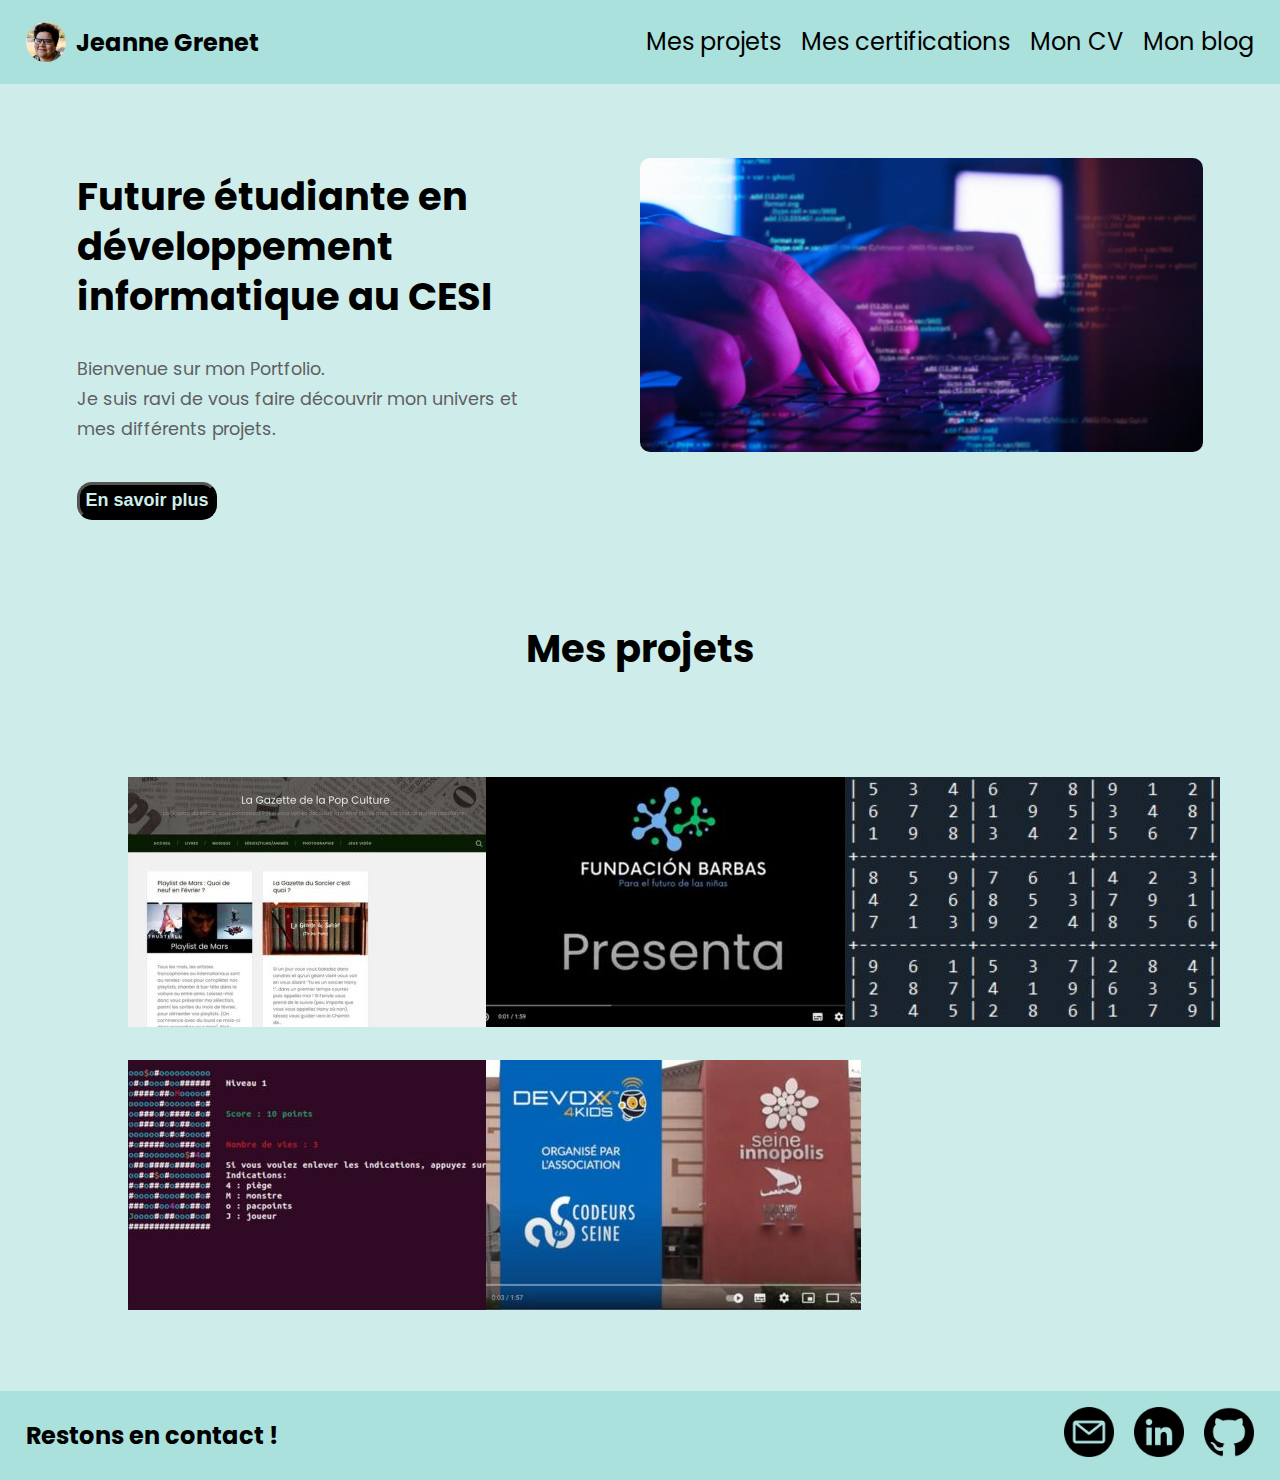
<file: index.html>
<!DOCTYPE html>
<html lang="fr">
    <head>
        <meta charset="utf-8"/>
        <title>Portfolio Jeanne Grenet</title>
        <link href="acceuil_portfolio_style.css" rel="stylesheet"/>
    </head>
    <body>
        <nav>
            <div class="profile">
                <img src="Images/profile_photo.jpg" alt="Ma photo de profile"/>
                <h1>Jeanne Grenet</h1>
            </div>
            <ul>
                <a href="#galery">
                    <li>Mes projets</li>
                </a>
                <a href="certifications.html">
                    <li>Mes certifications</li>
                </a>
                <a href="CV_Jeanne.pdf" target="_blank">
                    <li>Mon CV</li>
                </a>
                <a href="https://lagazettedelapopculture.wordpress.com" target="_blank">
                    <li>Mon blog</li>
                </a>
            </ul>
        </nav>
        <section class="page-content">
            <header>
                <div class="Accueil">
                    <h2>Future étudiante en développement informatique au CESI</h1>
                    <p>Bienvenue sur mon Portfolio.<br/>
                        Je suis ravi de vous faire découvrir mon univers et mes différents projets.
                     </p>
                    <a href="En_savoir_plus.html">
                        <button>En savoir plus</button>
                    </a> 
                </div>
                    <img src="Images/photo_accueil.jpg" id="photo">
            </header>

        </section>

        <h2 class="MesProjets">Mes projets</h2>
        <section id="galery" class="galery">
            <div class="Projet">
                <a class="ProjetTitre" href="blog.html">Création d'un blog</a>
                <img src="Images/Screen_accueil_blog.jpg" alt="" title="Page d'accueil de mon Blog"/>
            </div>
            <div class="Projet">
                <a class="ProjetTitre" href="spot.html">Production d'un spot publicitaire</a>
                <img src="Images/Logo_spot_espagnol.png" alt="" title="Logo de l'association de la vidéo"/>
            </div>
            <div class="Projet">
                <a class="ProjetTitre" href="sudoku.html">Réalisation d'un sudoku et d'un 2048</a>
                <img src="Images/Sudoku.png" alt="" title="Élements de résolution du Sudoku"/>
            </div>
            <div class="Projet">
                <a class="ProjetTitre" href="pac-square.html">Création d'un jeu en Pascal</a>
                <img src="Images/Pac_square_accueil.png" alt="" title="Premiers niveaux du jeu"/>
            </div>
            <div class="Projet">
                <a class="ProjetTitre" href="devoxx.html">Aide à l'organisation d'un Devoxx4kids</a>
                <img src="Images/devoxx4kids-preview.webp" alt="" title="Extrait de la vidéo"/>
            </div>
         </section>

         <footer>
            <h2>Restons en contact ! </h2>
            <ul>
                <a href="mailto:jeanne.grenet@gmail.com" target="_blank">
                    <li><img src="Images/email.png" alt="" title="Logo Email"></li>
                </a>
                <a href="https://www.linkedin.com/in/jeanne-grenet/" target="_blank">
                    <li><img src="Images/linkedin.png" alt="" title="Logo linkedin"></li>
                </a>
                <a href="https://github.com/JeanneGrenet" target="_blank">
                    <li><img src="Images/github.png" alt="" title="Logo github"></li>
                </a>
                

            </ul>

         </footer>
    </body>
</html>
</file>
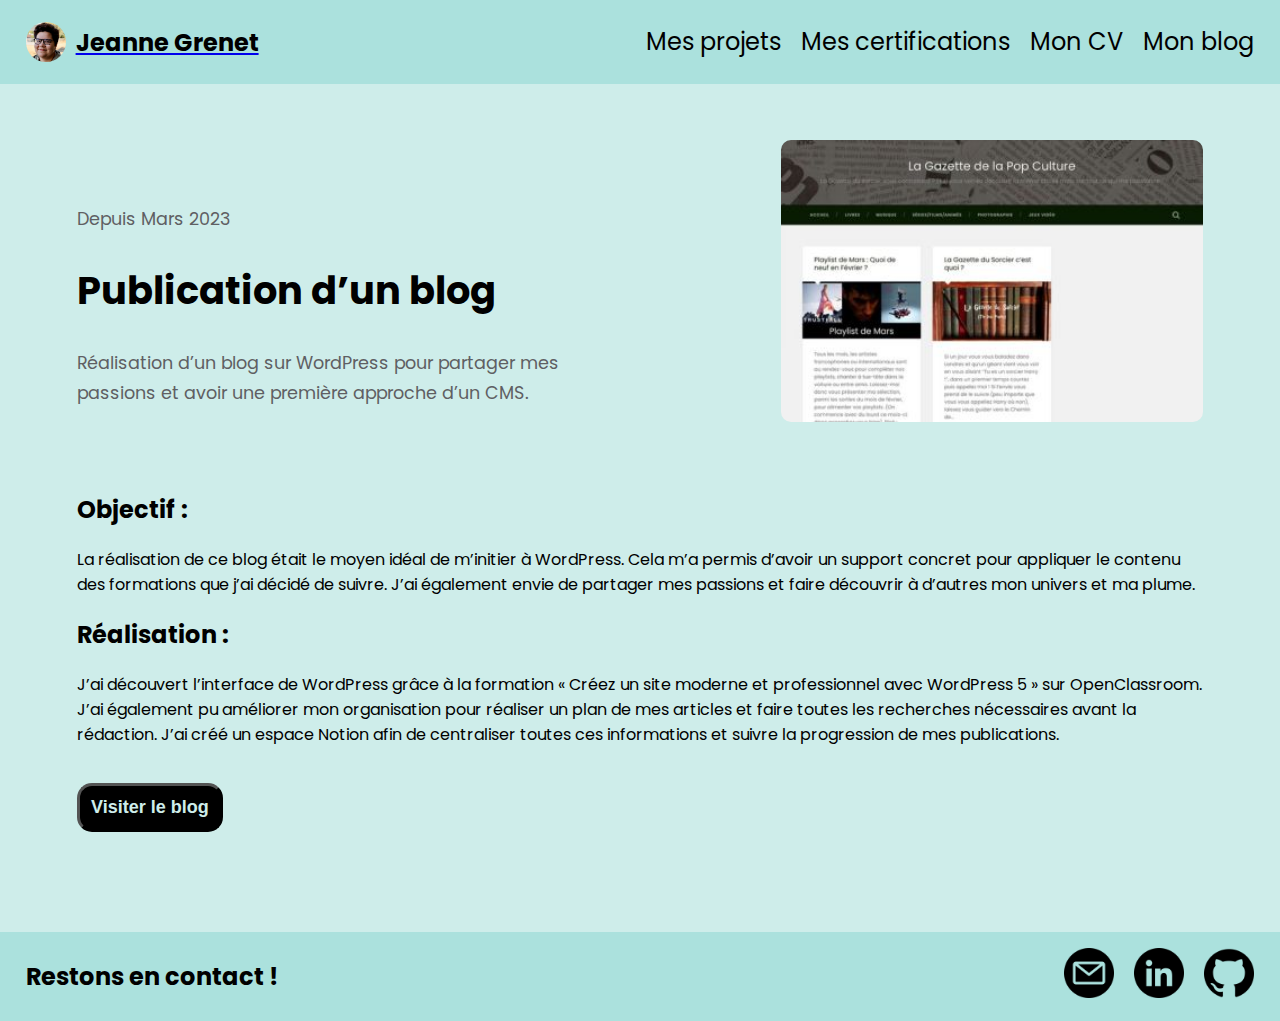
<file: blog.html>
<!DOCTYPE html>
<html lang="fr">
    <head>
        <meta charset="utf-8"/>
        <title>Réalisation d'un blog</title>
        <link href="acceuil_portfolio_style.css" rel="stylesheet"/>
    </head>
    <body>
        <nav>
            <a href="index.html" class="profile">
                <img src="Images/profile_photo.jpg" alt="Ma photo de profile"/>
                <h1>Jeanne Grenet</h1>
            </a>
            <ul>
                <a href="/index.html#galery">
                    <li>Mes projets</li>
                </a>
                <a href="certifications.html">
                    <li>Mes certifications</li>
                </a>
                <a href="CV_Jeanne.pdf" target="_blank">
                    <li>Mon CV</li>
                </a>
                <a href="https://lagazettedelapopculture.wordpress.com" target="_blank">
                    <li>Mon blog</li>
                </a>
            </ul>
        </nav>

        <section class="page-content">
            <header>
                <div class="Accueil">
                    <p>Depuis Mars 2023</p>
                    <h2>Publication d’un blog</h2>
                    <p>Réalisation d’un blog sur WordPress pour partager mes passions et avoir une première approche d’un CMS.</p>
                </div>
                <img src="Images/Screen_accueil_blog.jpg" alt="Page d'accueil du blog" id="photo"/>
            </header>
            <div class="contenu">
                <h2>Objectif :</h2>
                <p>La réalisation de ce blog était le moyen idéal de m’initier à WordPress.
                    Cela m’a permis d’avoir un support concret pour appliquer le contenu des formations que j’ai décidé de suivre. 
                    J’ai également envie de partager mes passions et faire découvrir à d’autres mon univers et ma plume.</p>
                <h2>Réalisation :</h2>
                <p>J’ai découvert l’interface de WordPress grâce à la formation « Créez un site moderne et professionnel avec WordPress 5 » sur OpenClassroom. 
                    J’ai également pu améliorer mon organisation pour réaliser un plan de mes articles et faire toutes les recherches nécessaires avant la rédaction.
                    J’ai créé un espace Notion afin de centraliser toutes ces informations et suivre la progression de mes publications.</p>
                <a href="https://lagazettedelapopculture.wordpress.com/"  target="_blank">
                    <button>Visiter le blog</button>
                </a>  
                    
            </div>
        </section>

        <footer>
            <h2>Restons en contact ! </h2>
            <ul>
                <a href="mailto:jeanne.grenet@gmail.com" target="_blank">
                    <li><img src="Images/email.png" alt="" title="Logo Email"></li>
                </a>
                <a href="https://www.linkedin.com/in/jeanne-grenet/" target="_blank">
                    <li><img src="Images/linkedin.png" alt="" title="Logo linkedin"></li>
                </a>
                <a href="https://github.com/JeanneGrenet" target="_blank">
                    <li><img src="Images/github.png" alt="" title="Logo github"></li>
                </a>

            </ul>

         </footer>
    </body>
</html>
</file>
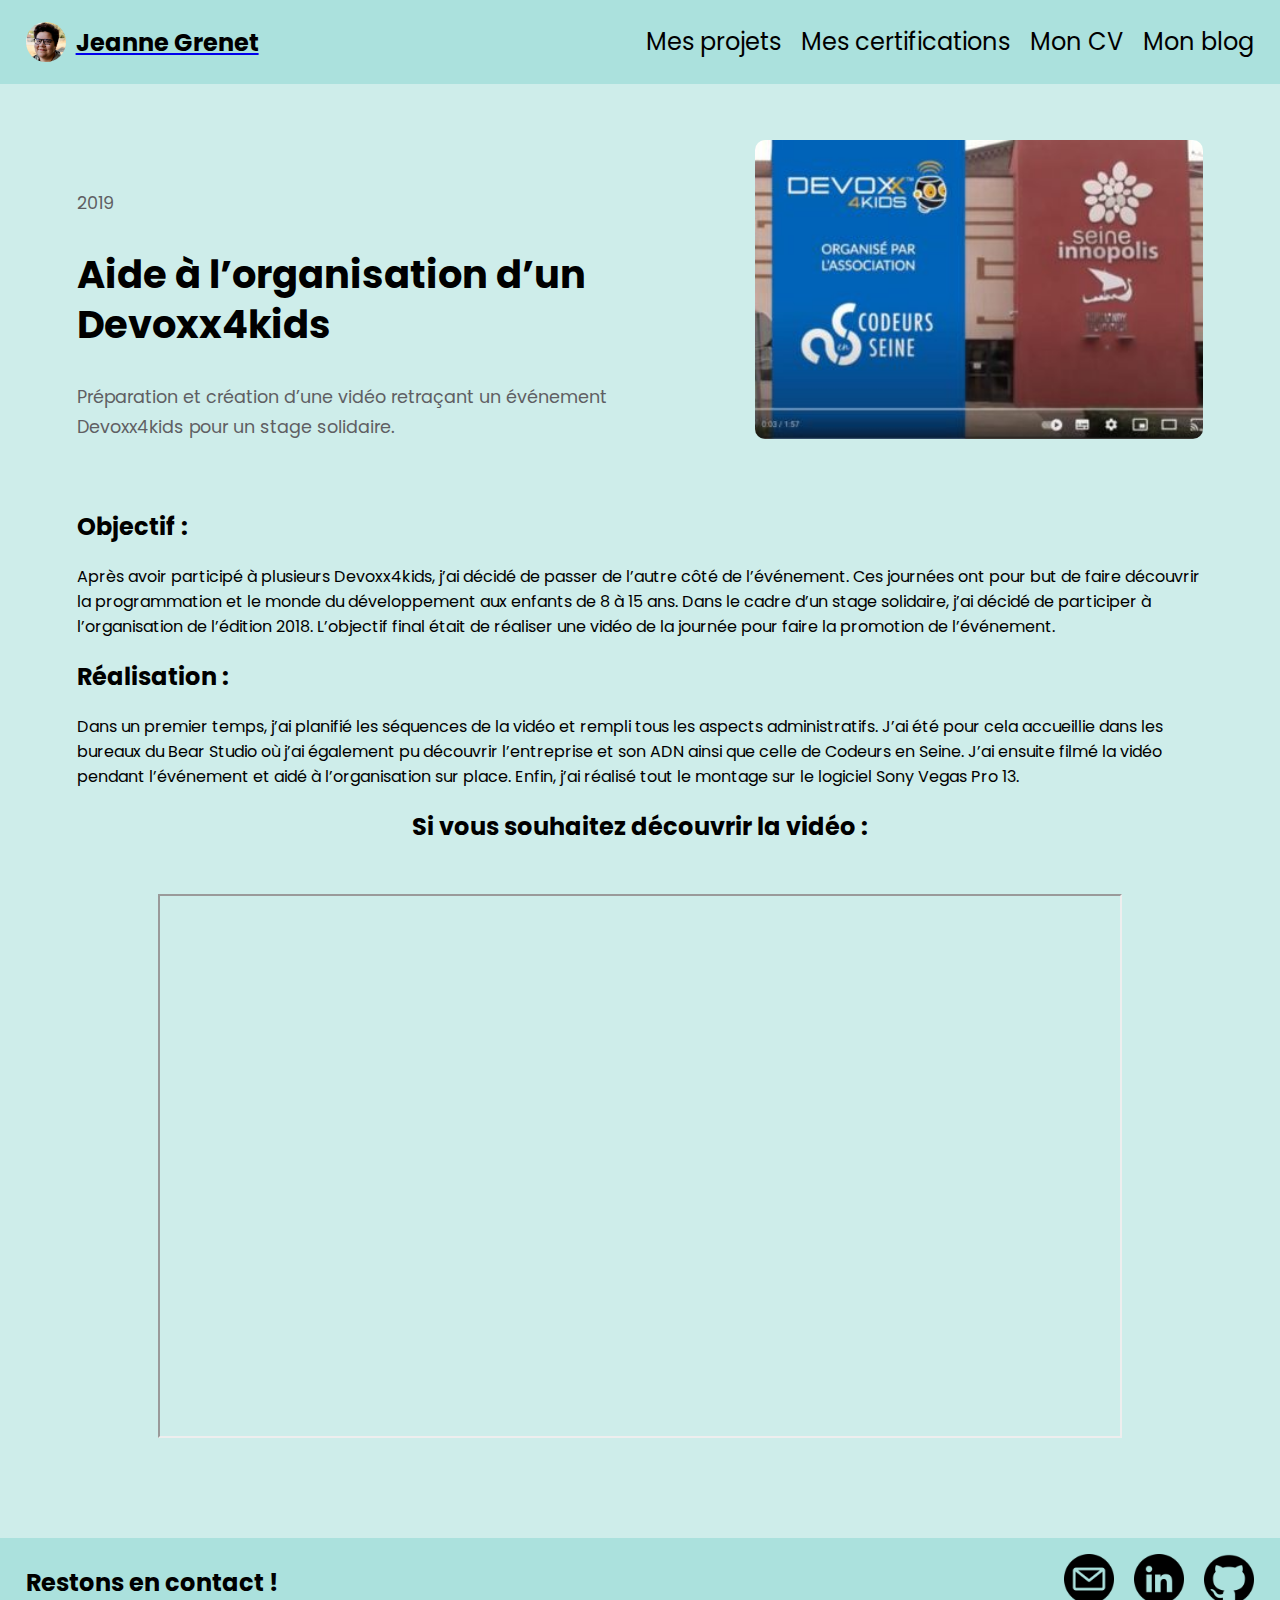
<file: devoxx.html>
<!DOCTYPE html>
<html lang="fr">
    <head>
        <meta charset="utf-8"/>
        <title>Devoxx4kids</title>
        <link href="acceuil_portfolio_style.css" rel="stylesheet"/>
    </head>
    <body>
        <nav>
            <a href="index.html" class="profile">
                <img src="Images/profile_photo.jpg" alt="Ma photo de profile"/>
                <h1>Jeanne Grenet</h1>
            </a>
            <ul>
                <a href="/index.html#galery">
                    <li>Mes projets</li>
                </a>
                <a href="certifications.html">
                    <li>Mes certifications</li>
                </a>
                <a href="CV_Jeanne.pdf" target="_blank">
                    <li>Mon CV</li>
                </a>
                <a href="https://lagazettedelapopculture.wordpress.com" target="_blank">
                    <li>Mon blog</li>
                </a>
            </ul>
        </nav>
        <section class="page-content">
            <header>
                <div class="Accueil">
                    <p>2019</p>
                    <h2>Aide à l’organisation d’un Devoxx4kids</h2>
                    <p>Préparation et création d’une vidéo retraçant un événement Devoxx4kids pour un stage solidaire.</p>
                </div>
                <img src="Images/devoxx4kids-preview.webp" alt="Extrait de la vidéo" id="photo"/>
            </header>
            <div class="contenu">
                <h2>Objectif :</h2>
                <p>Après avoir participé à plusieurs Devoxx4kids, j’ai décidé de passer de l’autre côté de l’événement. 
                    Ces journées ont pour but de faire découvrir la programmation et le monde du développement aux enfants de 8 à 15 ans. 
                    Dans le cadre d’un stage solidaire, j’ai décidé de participer à l’organisation de l’édition 2018. 
                    L’objectif final était de réaliser une vidéo de la journée pour faire la promotion de l’événement.</p>
                <h2>Réalisation :</h2>
                <p>Dans un premier temps, j’ai planifié les séquences de la vidéo et rempli tous les aspects administratifs. 
                    J’ai été pour cela accueillie dans les bureaux du Bear Studio où j’ai également pu découvrir l’entreprise et son ADN ainsi que celle de Codeurs en Seine. 
                    J’ai ensuite filmé la vidéo pendant l’événement et aidé à l’organisation sur place. Enfin, j’ai réalisé tout le montage sur le logiciel Sony Vegas Pro 13.</p>
                <h2 class="annonce_media">Si vous souhaitez découvrir la vidéo : </h2>
                <iframe src="https://youtube.com/embed/ZszuY9bmIRk" id="ytb"></iframe>
            </div>
        </section>

        <footer>
            <h2>Restons en contact ! </h2>
            <ul>
                <a href="mailto:jeanne.grenet@gmail.com" target="_blank">
                    <li><img src="Images/email.png" alt="" title="Logo Email"></li>
                </a>
                <a href="https://www.linkedin.com/in/jeanne-grenet/" target="_blank">
                    <li><img src="Images/linkedin.png" alt="" title="Logo linkedin"></li>
                </a>
                <a href="https://github.com/JeanneGrenet" target="_blank">
                    <li><img src="Images/github.png" alt="" title="Logo github"></li>
                </a>

            </ul>

         </footer>
    </body>
</html>
</file>
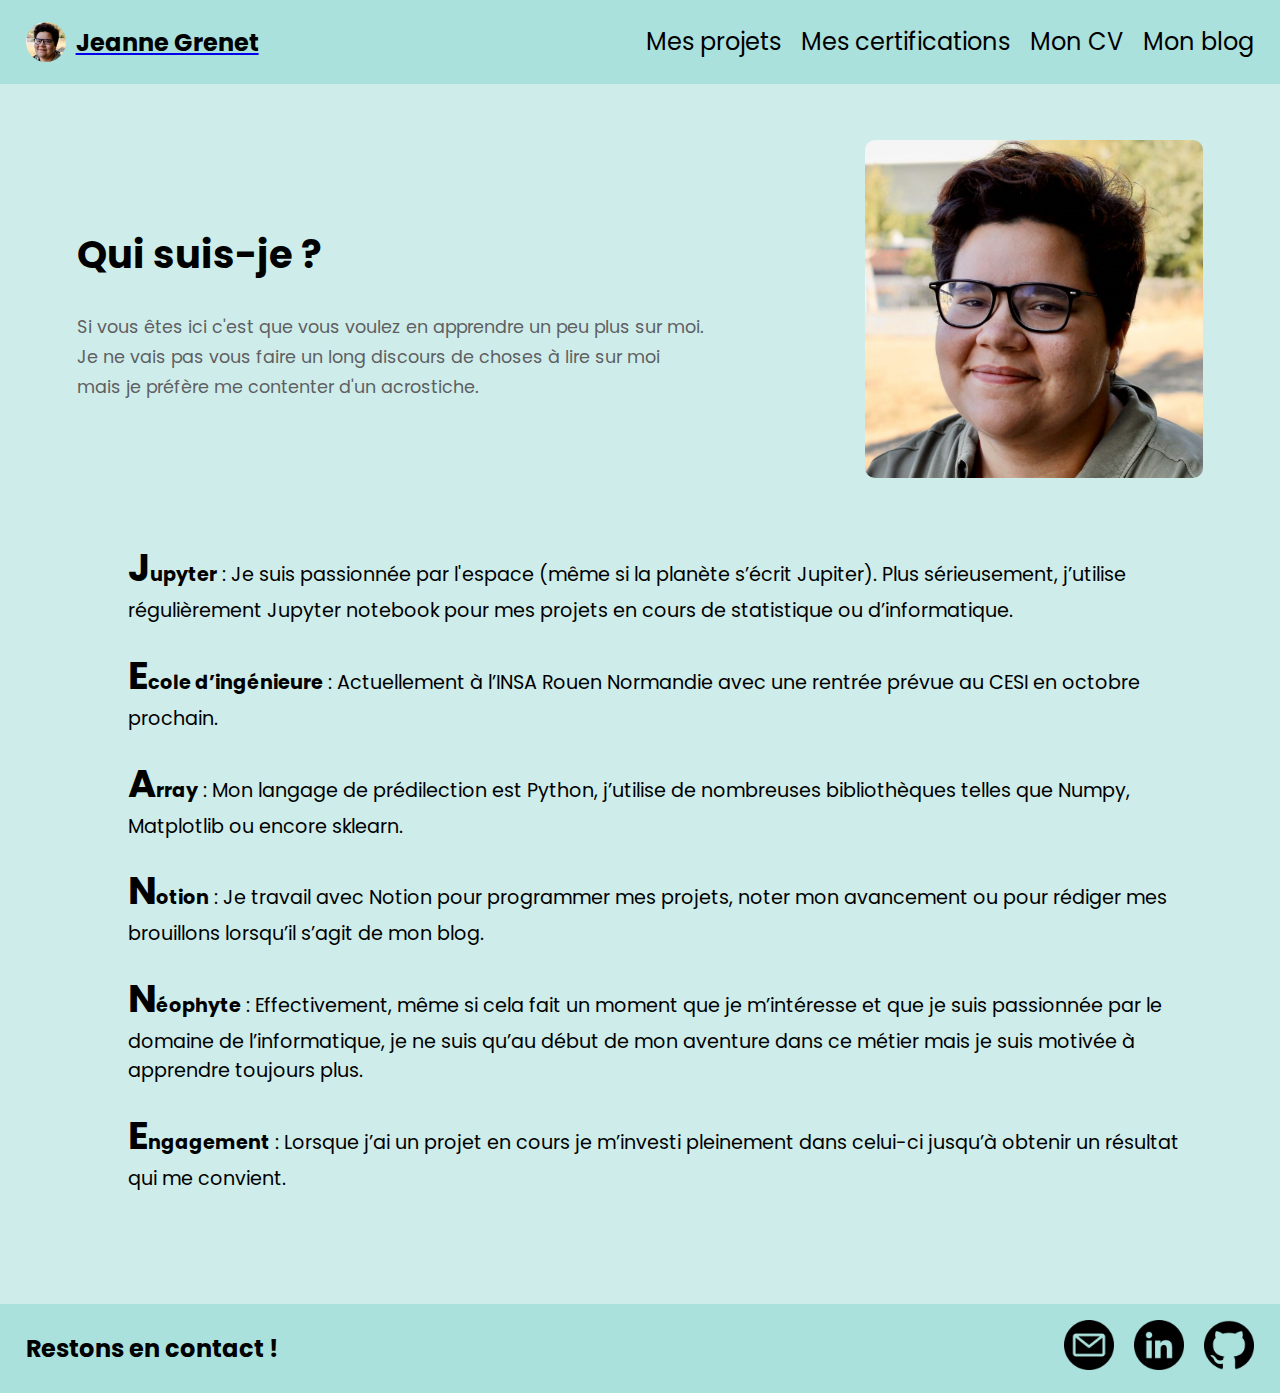
<file: En_savoir_plus.html>
<!DOCTYPE html>
<html lang="fr">
    <head>
        <meta charset="utf-8"/>
        <title>En savoir plus sur moi</title>
        <link href="acceuil_portfolio_style.css" rel="stylesheet"/>
    </head>
    <body>

        <nav>
            <a href="index.html" class="profile">
                <img src="Images/profile_photo.jpg" alt="Ma photo de profile"/>
                <h1>Jeanne Grenet</h1>
            </a>
            <ul>
                <a href="/index.html#galery">
                    <li>Mes projets</li>
                </a>
                <a href="certifications.html">
                    <li>Mes certifications</li>
                </a>
                <a href="CV_Jeanne.pdf" target="_blank">
                    <li>Mon CV</li>
                </a>
                <a href="https://lagazettedelapopculture.wordpress.com" target="_blank">
                    <li>Mon blog</li>
                </a>
            </ul>
        </nav>

        <section class="page-content">
            <header>
                <div class="Accueil">
                    <h2>Qui suis-je ?</h2>
                    <p>Si vous êtes ici c'est que vous voulez en apprendre un peu plus sur moi.
                        Je ne vais pas vous faire un long discours de choses à lire sur moi mais je préfère me contenter d'un acrostiche.</p>
                </div>
                <img src="Images/profile_photo.jpg" alt="Ma photo de profile" id="photo2"/>
            </header>
            <ul>
                <li><strong><span class="maj">J</span>upyter</strong> : Je suis passionnée par l'espace (même si la planète s’écrit Jupiter). Plus sérieusement, j’utilise régulièrement Jupyter notebook pour mes projets en cours de statistique ou d’informatique.</li>
                <li><strong><span class="maj">E</span>cole d’ingénieure</strong>  : Actuellement à l’INSA Rouen Normandie avec une rentrée prévue au CESI en octobre prochain.</li>
                <li><strong><span class="maj">A</span>rray</strong> : Mon langage de prédilection est Python, j’utilise de nombreuses bibliothèques telles que Numpy, Matplotlib ou encore sklearn.</li>
                <li><strong><span class="maj">N</span>otion</strong> : Je travail avec Notion pour programmer mes projets, noter mon avancement ou pour rédiger mes brouillons lorsqu’il s’agit de mon blog.</li>
                <li><strong><span class="maj">N</span>éophyte</strong> : Effectivement, même si cela fait un moment que je m’intéresse et que je suis passionnée par le domaine de l’informatique, je ne suis qu’au début de mon aventure dans ce métier mais je suis motivée à apprendre toujours plus.</li>
                <li><strong><span class="maj">E</span>ngagement</strong> : Lorsque j’ai un projet en cours je m’investi pleinement dans celui-ci jusqu’à obtenir un résultat qui me convient.</li>
            </ul>
        </section>

        <footer>
            <h2>Restons en contact ! </h2>
            <ul>
                <a href="mailto:jeanne.grenet@gmail.com" target="_blank">
                    <li><img src="Images/email.png" alt="" title="Logo Email"></li>
                </a>
                <a href="https://www.linkedin.com/in/jeanne-grenet/" target="_blank">
                    <li><img src="Images/linkedin.png" alt="" title="Logo linkedin"></li>
                </a>
                <a href="https://github.com/JeanneGrenet" target="_blank">
                    <li><img src="Images/github.png" alt="" title="Logo github"></li>
                </a>
            </ul>
         </footer>

    </body>
</html>
</file>
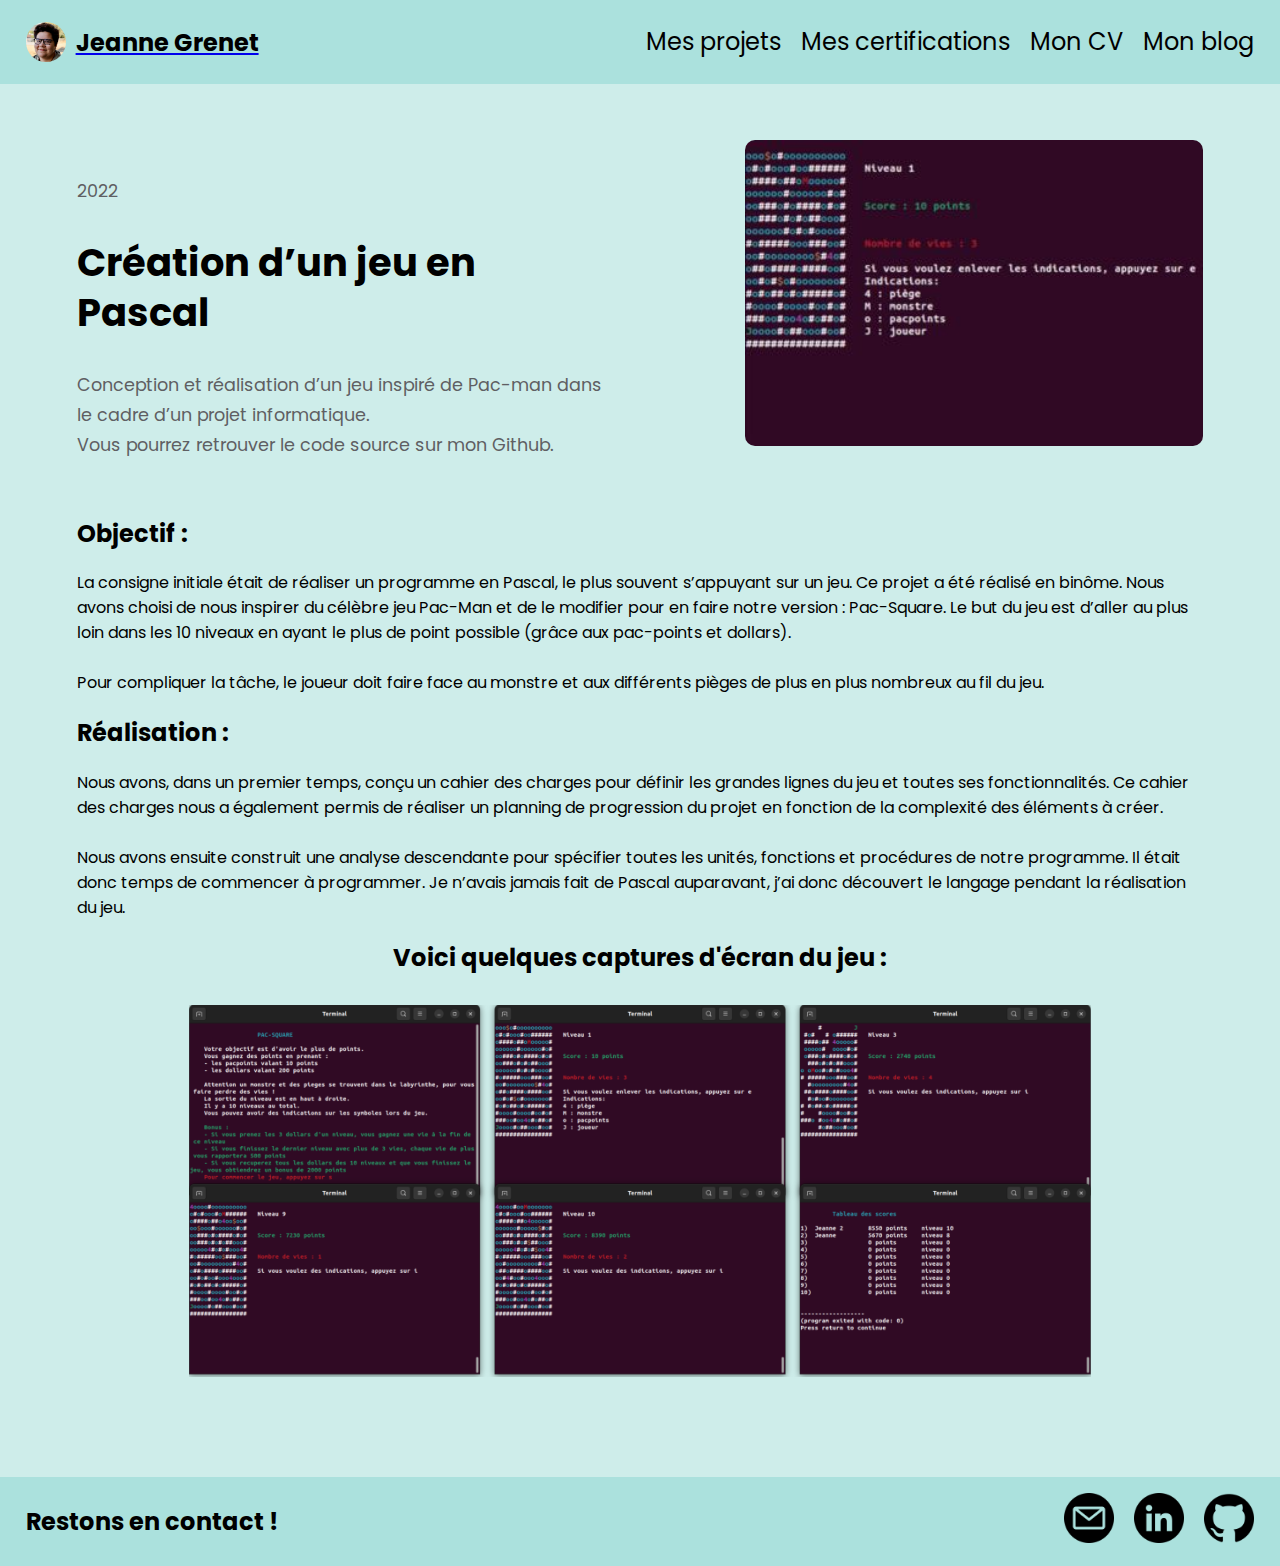
<file: pac-square.html>
<!DOCTYPE html>
<html lang="fr">
    <head>
        <meta charset="utf-8"/>
        <title>Pac-square</title>
        <link href="acceuil_portfolio_style.css" rel="stylesheet"/>
    </head>
    <body>
        <nav>
            <a href="index.html" class="profile">
                <img src="Images/profile_photo.jpg" alt="Ma photo de profile"/>
                <h1>Jeanne Grenet</h1>
            </a>
            <ul>
                <a href="/index.html#galery">
                    <li>Mes projets</li>
                </a>
                <a href="certifications.html">
                    <li>Mes certifications</li>
                </a>
                <a href="CV_Jeanne.pdf" target="_blank">
                    <li>Mon CV</li>
                </a>
                <a href="https://lagazettedelapopculture.wordpress.com" target="_blank">
                    <li>Mon blog</li>
                </a>
            </ul>
        </nav>
        <section class="page-content">
            <header>
                <div class="Accueil">
                    <p>2022</p>
                    <h2>Création d’un jeu en Pascal</h2>
                    <p>Conception et réalisation d’un jeu inspiré de Pac-man dans le cadre d’un projet informatique.
                    </br>Vous pourrez retrouver le code source sur mon Github.
                    </p>
                </div>
                <img src="Images/Pac_square_accueil.png" alt="Premier niveau du jeu" id="photo"/>
            </header>
            <div class="contenu">
                <h2>Objectif :</h2>
                <p>La consigne initiale était de réaliser un programme en Pascal, le plus souvent s’appuyant sur un jeu.
                    Ce projet a été réalisé en binôme. Nous avons choisi de nous inspirer du célèbre jeu Pac-Man et de le modifier pour en faire notre version : Pac-Square. 
                    Le but du jeu est d’aller au plus loin dans les 10 niveaux en ayant le plus de point possible (grâce aux pac-points et dollars).
                </br>
                </br>Pour compliquer la tâche, le joueur doit faire face au monstre et aux différents pièges de plus en plus nombreux au fil du jeu.
                </p>
                <h2>Réalisation :</h2>
                <p>Nous avons, dans un premier temps, conçu un cahier des charges pour définir les grandes lignes du jeu et toutes ses fonctionnalités. 
                    Ce cahier des charges nous a également permis de réaliser un planning de progression du projet en fonction de la complexité des éléments à créer.
                </br>
                </br>Nous avons ensuite construit une analyse descendante pour spécifier toutes les unités, fonctions et procédures de notre programme. 
                Il était donc temps de commencer à programmer. Je n’avais jamais fait de Pascal auparavant, j’ai donc découvert le langage pendant la réalisation du jeu.
                </p>
                <h2 class="annonce_media">Voici quelques captures d'écran du jeu :</h2>
                <img src="Images/pac-square.webp" alt="captures d'écran du jeu" class="programmes_pac_square">
            </div>
        </section>

        <footer>
            <h2>Restons en contact ! </h2>
            <ul>
                <a href="mailto:jeanne.grenet@gmail.com" target="_blank">
                    <li><img src="Images/email.png" alt="" title="Logo Email"/></li>
                </a>
                <a href="https://www.linkedin.com/in/jeanne-grenet/" target="_blank">
                    <li><img src="Images/linkedin.png" alt="" title="Logo linkedin"></li>
                </a>
                <a href="https://github.com/JeanneGrenet" target="_blank">
                    <li><img src="Images/github.png" alt="" title="Logo github"></li>
                </a>

            </ul>

         </footer>
    </body>
</html>
</file>
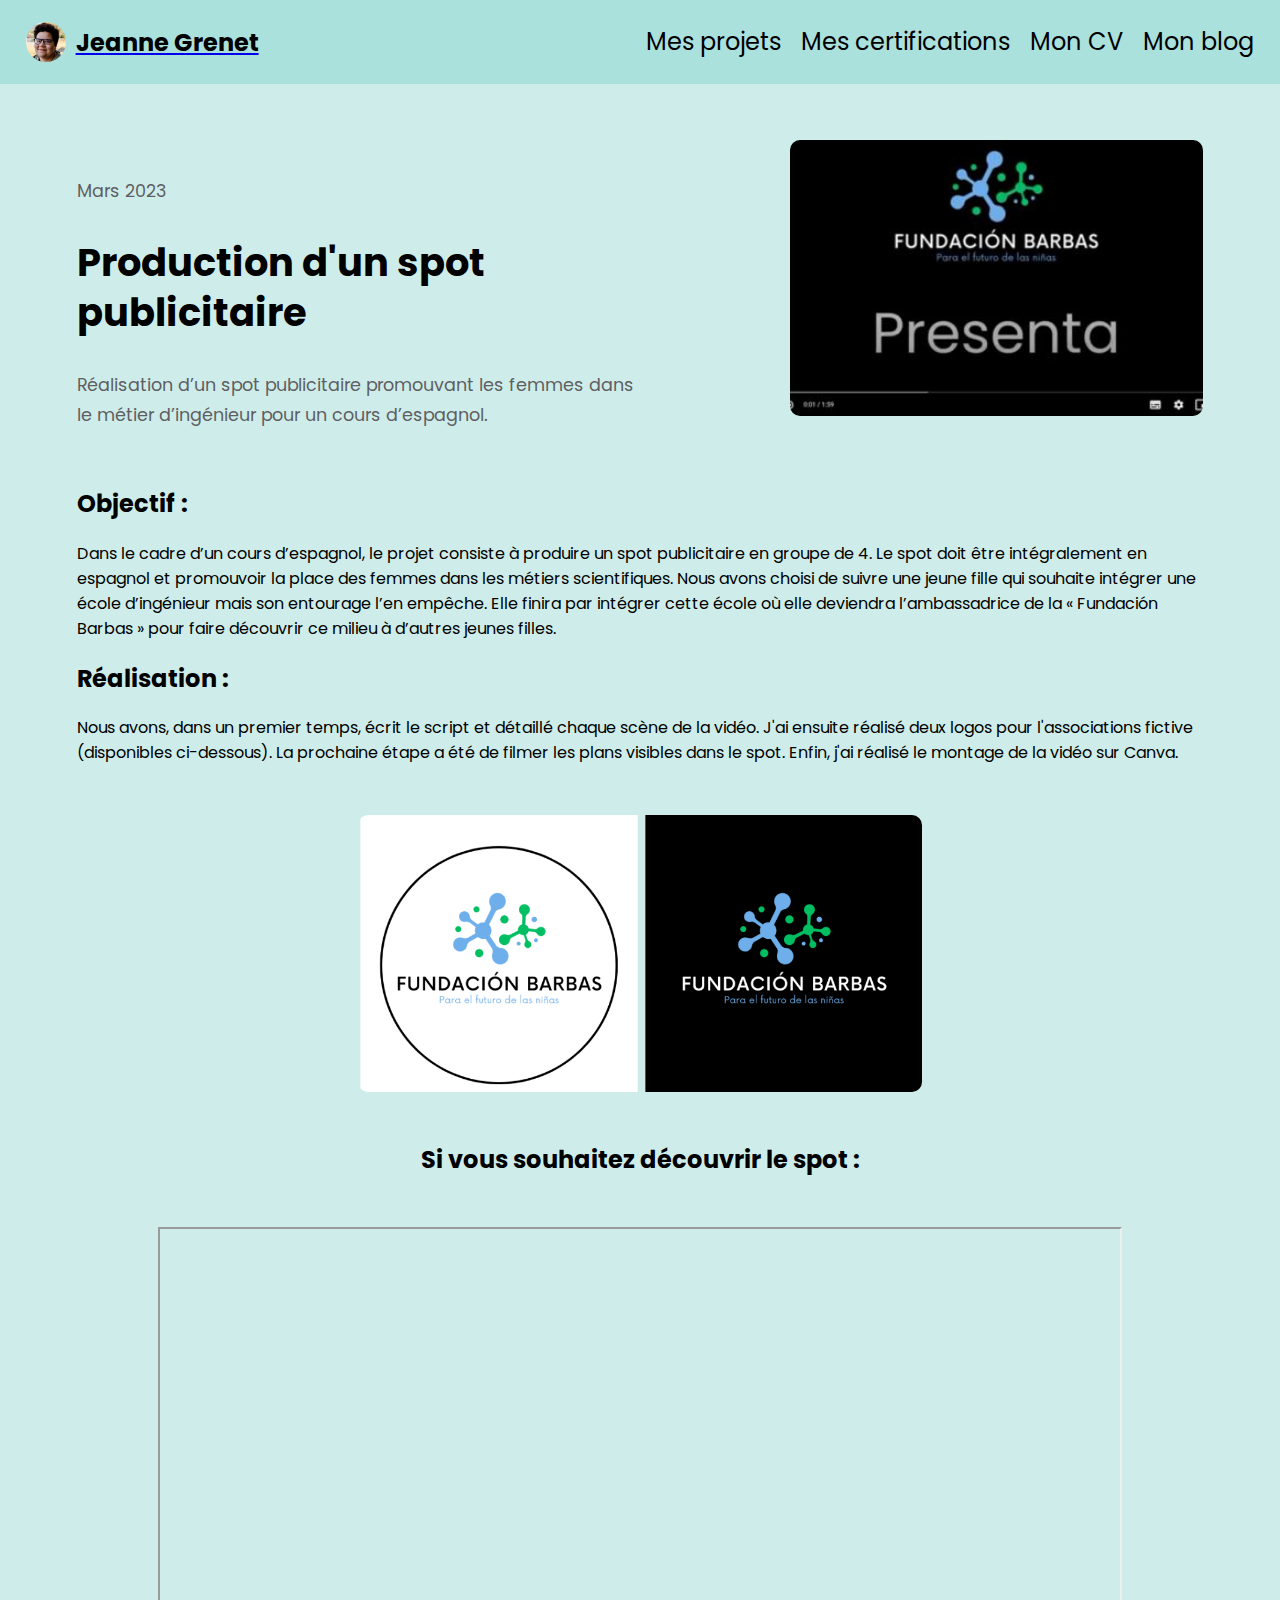
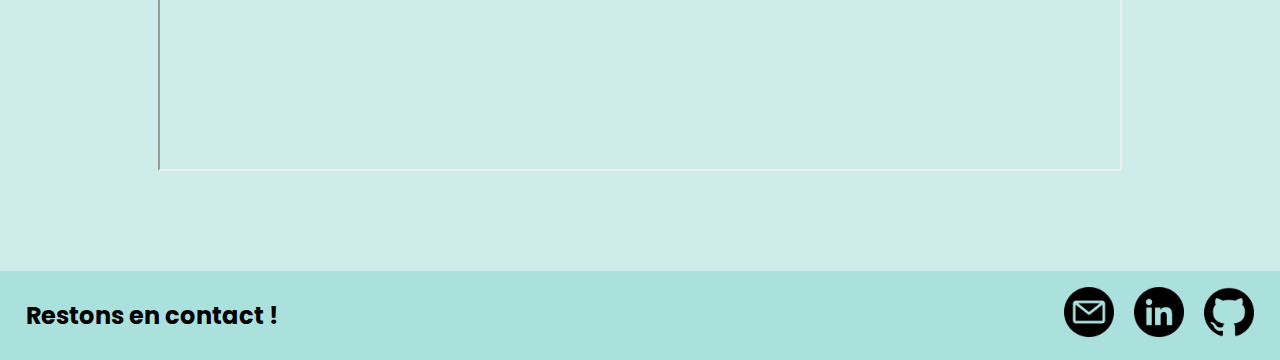
<file: spot.html>
<!DOCTYPE html>
<html lang="fr">
    <head>
        <meta charset="utf-8"/>
        <title>Spot publicitaire</title>
        <link href="acceuil_portfolio_style.css" rel="stylesheet"/>
    </head>
    <body>
        <nav>
            <a href="index.html" class="profile">
                <img src="Images/profile_photo.jpg" alt="Ma photo de profile"/>
                <h1>Jeanne Grenet</h1>
            </a>
            <ul>
                <a href="/index.html#galery">
                    <li>Mes projets</li>
                </a>
                <a href="certifications.html">
                    <li>Mes certifications</li>
                </a>
                <a href="CV_Jeanne.pdf" target="_blank">
                    <li>Mon CV</li>
                </a>
                <a href="https://lagazettedelapopculture.wordpress.com" target="_blank">
                    <li>Mon blog</li>
                </a>
            </ul>
        </nav>
        <section class="page-content">
            <header>
                <div class="Accueil">
                    <p>Mars 2023</p>
                    <h2>Production d'un spot publicitaire</h2>
                    <p>Réalisation d’un spot publicitaire promouvant les femmes dans le métier d’ingénieur pour un cours d’espagnol.</p>
                </div>
                <img src="Images/Logo_spot_espagnol.png" alt="Extrait du spot publicitaire" id="photo"/>
            </header>
            <div class="contenu">
                <h2>Objectif :</h2>
                <p>Dans le cadre d’un cours d’espagnol, le projet consiste à produire un spot publicitaire en groupe de 4. 
                    Le spot doit être intégralement en espagnol et promouvoir la place des femmes dans les métiers scientifiques. 
                    Nous avons choisi de suivre une jeune fille qui souhaite intégrer une école d’ingénieur mais son entourage l’en empêche.
                    Elle finira par intégrer cette école où elle deviendra l’ambassadrice de la « Fundación Barbas » pour faire découvrir ce milieu à d’autres jeunes filles.</p>
                <h2>Réalisation :</h2>
                <p>Nous avons, dans un premier temps, écrit le script et détaillé chaque scène de la vidéo.
                    J'ai ensuite réalisé deux logos pour l'associations fictive (disponibles ci-dessous). La prochaine étape a été de filmer les plans visibles dans le spot.
                    Enfin, j'ai réalisé le montage de la vidéo sur Canva.</p>
                <img src="Images/Logos_fondation_espagnol.png" alt="Les deux logos réalisés pour la fondation" id="Logo_espagnol">
                <h2 class="annonce_media">Si vous souhaitez découvrir le spot : </h2>
                <iframe src="https://youtube.com/embed/IOtXcCXMeIY" id="ytb"></iframe>
            </div>
        </section>

        <footer>
            <h2>Restons en contact ! </h2>
            <ul>
                <a href="mailto:jeanne.grenet@gmail.com" target="_blank">
                    <li><img src="Images/email.png" alt="" title="Logo Email"></li>
                </a>
                <a href="https://www.linkedin.com/in/jeanne-grenet/" target="_blank">
                    <li><img src="Images/linkedin.png" alt="" title="Logo linkedin"></li>
                </a>
                <a href="https://github.com/JeanneGrenet" target="_blank">
                    <li><img src="Images/github.png" alt="" title="Logo github"></li>
                </a>

            </ul>

         </footer>
    </body>
</html>
</file>
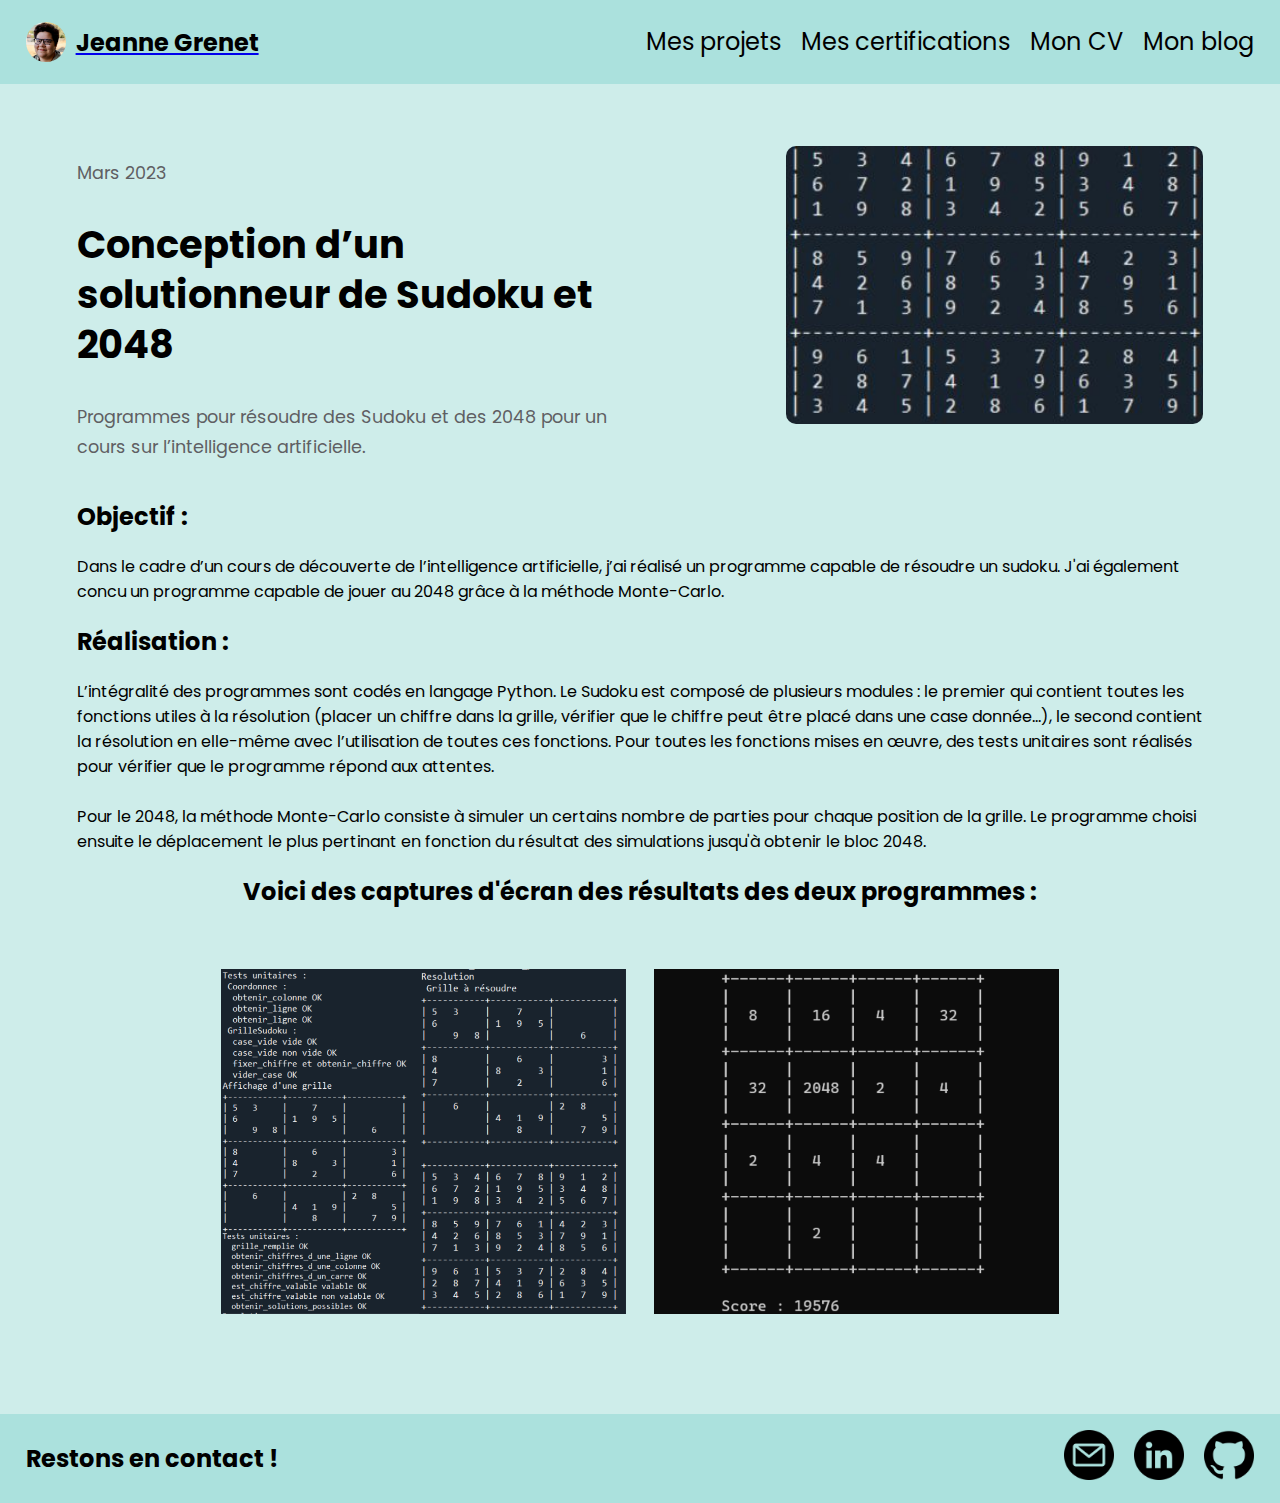
<file: sudoku.html>
<!DOCTYPE html>
<html lang="fr">
    <head>
        <meta charset="utf-8"/>
        <title>Sudoku et 2048</title>
        <link href="acceuil_portfolio_style.css" rel="stylesheet"/>
    </head>
    <body>
        <nav>
            <a href="index.html" class="profile">
                <img src="Images/profile_photo.jpg" alt="Ma photo de profile"/>
                <h1>Jeanne Grenet</h1>
            </a>
            <ul>
                <a href="/index.html#galery">
                    <li>Mes projets</li>
                </a>
                <a href="certifications.html">
                    <li>Mes certifications</li>
                </a>
                <a href="CV_Jeanne.pdf" target="_blank">
                    <li>Mon CV</li>
                </a>
                <a href="https://lagazettedelapopculture.wordpress.com" target="_blank">
                    <li>Mon blog</li>
                </a>
            </ul>
        </nav>
        <section class="page-content">
            <header>
                <div class="Accueil">
                    <p>Mars 2023</p>
                    <h2>Conception d’un solutionneur de Sudoku et 2048</h2>
                    <p>Programmes pour résoudre des Sudoku et des 2048 pour un cours sur l’intelligence artificielle.</p>
                </div>
                <img src="Images/Sudoku.png" alt="Sudoku résolu" id="photo"/>
            </header>
            <div class="contenu">
                <h2>Objectif :</h2>
                <p>Dans le cadre d’un cours de découverte de l’intelligence artificielle, j’ai réalisé un programme capable de résoudre un sudoku.
                    J'ai également concu un programme capable de jouer au 2048 grâce à la méthode Monte-Carlo.
                </p>
                <h2>Réalisation :</h2>
                <p>L’intégralité des programmes sont codés en langage Python. 
                    Le Sudoku est composé de plusieurs modules : le premier qui contient toutes les fonctions utiles à la résolution (placer un chiffre dans la grille, vérifier que le chiffre peut être placé dans une case donnée…), 
                    le second contient la résolution en elle-même avec l’utilisation de toutes ces fonctions. Pour toutes les fonctions mises en œuvre, des tests unitaires sont réalisés pour vérifier que le programme répond aux attentes.
                </br>
                </br>Pour le 2048, la méthode Monte-Carlo consiste à simuler un certains nombre de parties pour chaque position de la grille.
                    Le programme choisi ensuite le déplacement le plus pertinant en fonction du résultat des simulations jusqu'à obtenir le bloc 2048.</p>
                <h2 class="annonce_media">Voici des captures d'écran des résultats des deux programmes :</h2>
                <div class="programmes">
                    <img src="Images/Sudoku_resultat.png" alt="Resultat Sudoku" class="programmes"/>
                    <img src="Images/2048_terminal.png" alt="Resultat 2048" class="programmes"/>
                </div>
            </div>
        </section>

        <footer>
            <h2>Restons en contact ! </h2>
            <ul>
                <a href="mailto:jeanne.grenet@gmail.com" target="_blank">
                    <li><img src="Images/email.png" alt="" title="Logo Email"/></li>
                </a>
                <a href="https://www.linkedin.com/in/jeanne-grenet/" target="_blank">
                    <li><img src="Images/linkedin.png" alt="" title="Logo linkedin"></li>
                </a>
                <a href="https://github.com/JeanneGrenet" target="_blank">
                    <li><img src="Images/github.png" alt="" title="Logo github"></li>
                </a>

            </ul>

         </footer>
    </body>
</html>
</file>
<file: acceuil_portfolio_style.css>
@import url('https://fonts.googleapis.com/css2?family=Bitter&family=Poppins&display=swap');
body{
    background-color: #ceedea;
    font-family: 'Poppins', sans-serif;
    margin: 0;
}

nav{
    display : flex;
    flex-wrap: wrap;
    justify-content: space-between;
    align-items: center;
    position: sticky;
    top: 0;
    background-color: #abe1dd ;
    z-index: 999;
    padding: 0 2%;
}
nav .profile{
    display: flex;
    align-items: center;
}
nav .profile img{
    width: 40px;
    height: 40px;
    border-radius: 50%;
}
nav .profile h1 {
    font-size: 15px;
    margin-left: 10px;
    font-size: 1.5em;
    color: black;
    text-decoration: none;

}

nav ul {
    display: flex;
    list-style-type: none;
    font-size: 1.5em;
    
}
    
nav ul li{
    margin-left: 20px;
    cursor: pointer;
    border-bottom: 1px solid #abe1dd;
}  
nav ul li:hover{
    border-bottom: 1px solid black;
}
nav ul a{
    text-decoration: none;
    color: black;
}
.page-content{
    margin: 4%;
    padding: 0 2%;
}
.page-content header{
    margin-top: 5%;
    display: flex;
    align-items: center;
    
}
.page-content header h2{
    font-size: 3vw;
    max-width: 80%;
    line-height: 50px;
}
.page-content header p{
    line-height: 30px;
    color: #5f5f63;
    max-width: 80%;
    font-size: 1.1em;
}
.page-content  header button{
    background-color: black;
    color: #ceedea;
    border-radius: 15px;
    border-width: 3px;
    font-size: large;
    outline: none;
    font-weight: bold;
    cursor: pointer;
    padding: 1%;
    margin-top: 20px;
}
.page-content button:hover{
    color: white;
}
.page-content header #photo{ 
    width: 50%;
    height: 50%;
    border-radius: 10px;
    margin-bottom: 50px;
}
.page-content header #photo2{ 
    width: 30%;
    height: 30%;
    border-radius: 10px;
}
.page-content .contenu #Logo_espagnol{ 
    display: flex;
    width: 50%;
    height: 50%;
    text-align:center;
    margin:auto;
    margin-top: 50px;
    margin-bottom: 50px;
    border-radius: 10px;
}
.page-content .contenu #video_espagnol{
    display: flex;
    text-align: center;
    margin: auto;
    margin-top: 50px;
}
.page-content .contenu .annonce_media{
    text-align: center;
}
.page-content ul{
    list-style-type: none;
    font-size: 1.2em; 
    margin-top: 50px; 
}
.page-content ul li {
    padding: 1%;
}
.maj {
    font-size: 2em;
}
.page-content #photo_formation{
    width: 50%;
    height: 50%;
    display: flex;
    text-align: center;
    margin: auto;
    border-radius: 10px;
}
.page-content #titre_formation{
    text-align: center;
    margin-top: 30px;
}
.page-content .contenu button{
    background-color: black;
    color: #ceedea;
    border-radius: 15px;
    border-width: 3px;
    font-size: large;
    outline: none;
    font-weight: bold;
    cursor: pointer;
    padding: 1%;
    margin-top: 20px;
}
.page-content .programmes{
    display: flex;
    width: 60%;
    height: 60%;
    justify-content: center;
    text-align: center;
    margin: auto;
    padding: 0 2%;
    margin-top: 30px;
}
.page-content .programmes_pac_square{
    display: flex;
    width: 80%;
    height: 80%;
    justify-content: center;
    text-align: center;
    margin: auto;
    padding: 0 2%;
    margin-top: 30px;
}
.page-content .contenu #ytb{
    display: flex;
    text-align: center;
    margin: auto;
    margin-top: 50px;
    width: 960px;
    height: 540px;
}

.galery{
    max-width: 80%;
    width: 80%;
    height: auto;
    margin: 30px auto;
    display: grid;
    grid-template-columns: repeat(auto-fill,minmax(300px,1fr));
    justify-content: center;
    grid-gap: 5%;
    margin-top: 100px;
    padding: 0 2%;
}
.galery img {
    width: 375px;
    height: 250px;
    filter: blur(0px);
}

.MesProjets{
    text-align: center;
    font-size: 3vw;
    margin-top: 100px;
}

.ProjetTitre{
    display: flex;
    align-items: center;
    justify-content: center;
    font-size: auto;
    font-weight: bold;
    text-decoration: none;
    z-index: 2;
    position:absolute;
    height: 250px;
    width: 375px;
    opacity: 0;
    transition: opacity .5s;
    background: #5dc5bb8a;
    color: white;
}
.Projet:hover .ProjetTitre{
    opacity: 1;
}
.Projet:hover img {
    filter: blur(2px);
  }
footer{
    display : flex;
    flex-wrap: wrap;
    justify-content: space-between;
    align-items: center; 
    background-color: #abe1dd;
    margin-top: 100px;
}
footer h2{
    padding: 0 2%;
}
footer ul{
    display: flex;
    list-style-type: none;
    padding: 0 2%;
}
footer li img{
    width: 50px;
    height: 50px;
    margin-left: 20px;
    cursor: pointer; 
}
</file>
